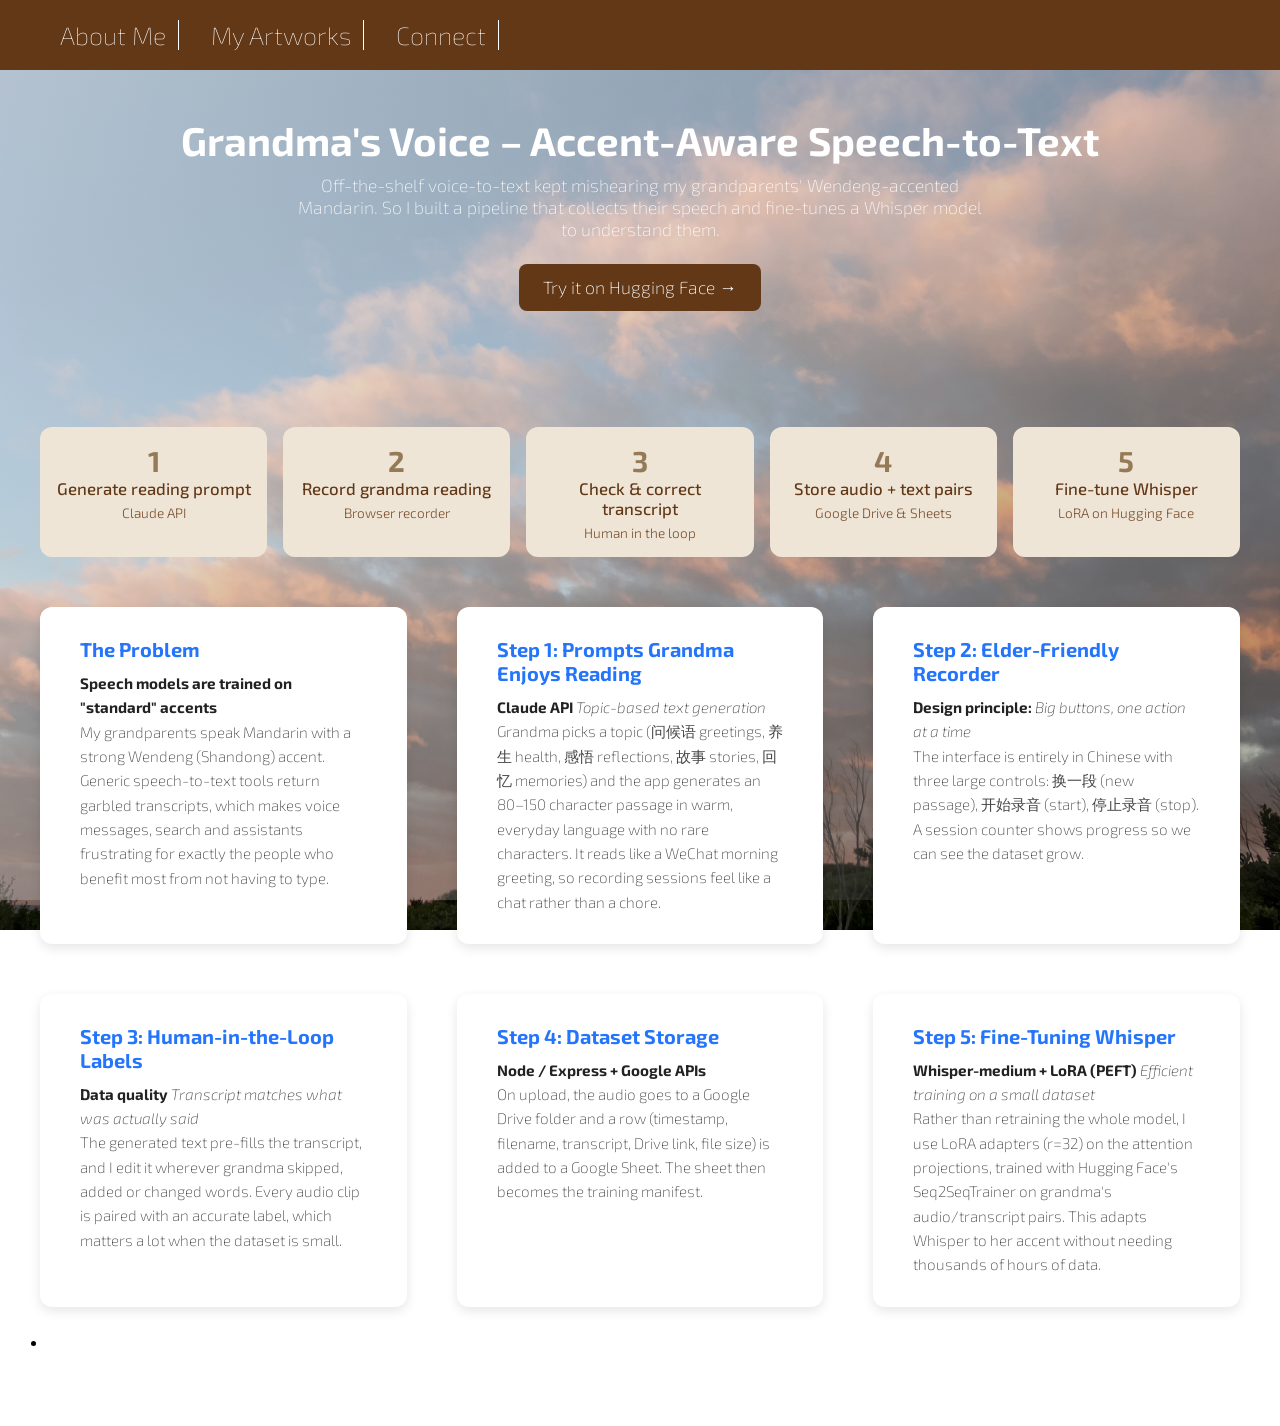
<file: accentPipeline_demo.html>
<!DOCTYPE html>
<html lang="en">
<head>
    <meta charset="UTF-8">
    <meta name="viewport" content="width=device-width, initial-scale=1.0">
    <title>Grandma's Voice – Accent-Aware Speech-to-Text</title>
    <link rel="stylesheet" href="Resources/css/therapact.css">
    <link rel="preconnect" href="https://fonts.googleapis.com">
    <link rel="preconnect" href="https://fonts.gstatic.com" crossorigin>
    <link href="https://fonts.googleapis.com/css2?family=Exo+2:ital,wght@0,100..900;1,100..900&display=swap" rel="stylesheet">
</head>
<body>

    <!-- Navigation Bar -->
    <div class="navbar_container">
        <ul class="navbar">
            <li class="aboutme_navbar"><a href="index.html#aboutme">About Me</a></li>
            <li class="subheadings"><a href="index.html#artworks">My Artworks</a></li>
            <li class="Connect"><a href="index.html" class="connect-trigger">Connect</a></li>
        </ul>
    </div>

    <!-- Header -->
    <header id="therapact_header">
        <h1>Grandma's Voice – Accent-Aware Speech-to-Text</h1>
        <p class="subtitle">Off-the-shelf voice-to-text kept mishearing my grandparents' Wendeng-accented Mandarin. So I built a pipeline that collects their speech and fine-tunes a Whisper model to understand them.</p>
        <!-- TODO: replace href with the Hugging Face Space / model URL -->
        <p class="cta-row"><a href="https://huggingface.co/" target="_blank" rel="noopener noreferrer" class="cta-button">Try it on Hugging Face →</a></p>
    </header>

    <!-- Pipeline overview -->
    <section id="pipeline">
        <ol class="pipeline-steps">
            <li><span class="step-num">1</span>Generate reading prompt<small>Claude API</small></li>
            <li><span class="step-num">2</span>Record grandma reading<small>Browser recorder</small></li>
            <li><span class="step-num">3</span>Check &amp; correct transcript<small>Human in the loop</small></li>
            <li><span class="step-num">4</span>Store audio + text pairs<small>Google Drive &amp; Sheets</small></li>
            <li><span class="step-num">5</span>Fine-tune Whisper<small>LoRA on Hugging Face</small></li>
        </ol>
    </section>

    <!-- Demo Content -->
    <section id="ux-demo">
        <div class="demo-container">

            <div class="demo-card">
                <div class="demo-description">
                    <h3>The Problem</h3>
                    <p><strong>Speech models are trained on "standard" accents</strong><br>
                    My grandparents speak Mandarin with a strong Wendeng (Shandong) accent. Generic speech-to-text tools return garbled transcripts, which makes voice messages, search and assistants frustrating for exactly the people who benefit most from not having to type.</p>
                </div>
            </div>

            <div class="demo-card">
                <div class="demo-description">
                    <h3>Step 1: Prompts Grandma Enjoys Reading</h3>
                    <p><strong>Claude API</strong> <em>Topic-based text generation</em><br>
                    Grandma picks a topic (问候语 greetings, 养生 health, 感悟 reflections, 故事 stories, 回忆 memories) and the app generates an 80–150 character passage in warm, everyday language with no rare characters. It reads like a WeChat morning greeting, so recording sessions feel like a chat rather than a chore.</p>
                </div>
            </div>

            <div class="demo-card">
                <div class="demo-description">
                    <h3>Step 2: Elder-Friendly Recorder</h3>
                    <p><strong>Design principle:</strong> <em>Big buttons, one action at a time</em><br>
                    The interface is entirely in Chinese with three large controls: 换一段 (new passage), 开始录音 (start), 停止录音 (stop). A session counter shows progress so we can see the dataset grow.</p>
                </div>
            </div>

            <div class="demo-card">
                <div class="demo-description">
                    <h3>Step 3: Human-in-the-Loop Labels</h3>
                    <p><strong>Data quality</strong> <em>Transcript matches what was actually said</em><br>
                    The generated text pre-fills the transcript, and I edit it wherever grandma skipped, added or changed words. Every audio clip is paired with an accurate label, which matters a lot when the dataset is small.</p>
                </div>
            </div>

            <div class="demo-card">
                <div class="demo-description">
                    <h3>Step 4: Dataset Storage</h3>
                    <p><strong>Node / Express + Google APIs</strong><br>
                    On upload, the audio goes to a Google Drive folder and a row (timestamp, filename, transcript, Drive link, file size) is added to a Google Sheet. The sheet then becomes the training manifest.</p>
                </div>
            </div>

            <div class="demo-card">
                <div class="demo-description">
                    <h3>Step 5: Fine-Tuning Whisper</h3>
                    <p><strong>Whisper-medium + LoRA (PEFT)</strong> <em>Efficient training on a small dataset</em><br>
                    Rather than retraining the whole model, I use LoRA adapters (r=32) on the attention projections, trained with Hugging Face's Seq2SeqTrainer on grandma's audio/transcript pairs. This adapts Whisper to her accent without needing thousands of hours of data.</p>
                </div>
            </div>

        </div>
    </section>

    <!-- Footer -->
    <footer class="footer-nav_container">
        <nav class="footer-nav">
            <ul>
                <li><a href="index.html" class="connect-trigger">← Back to Portfolio</a></li>
            </ul>
        </nav>
    </footer>

</body>
</html>
</file>
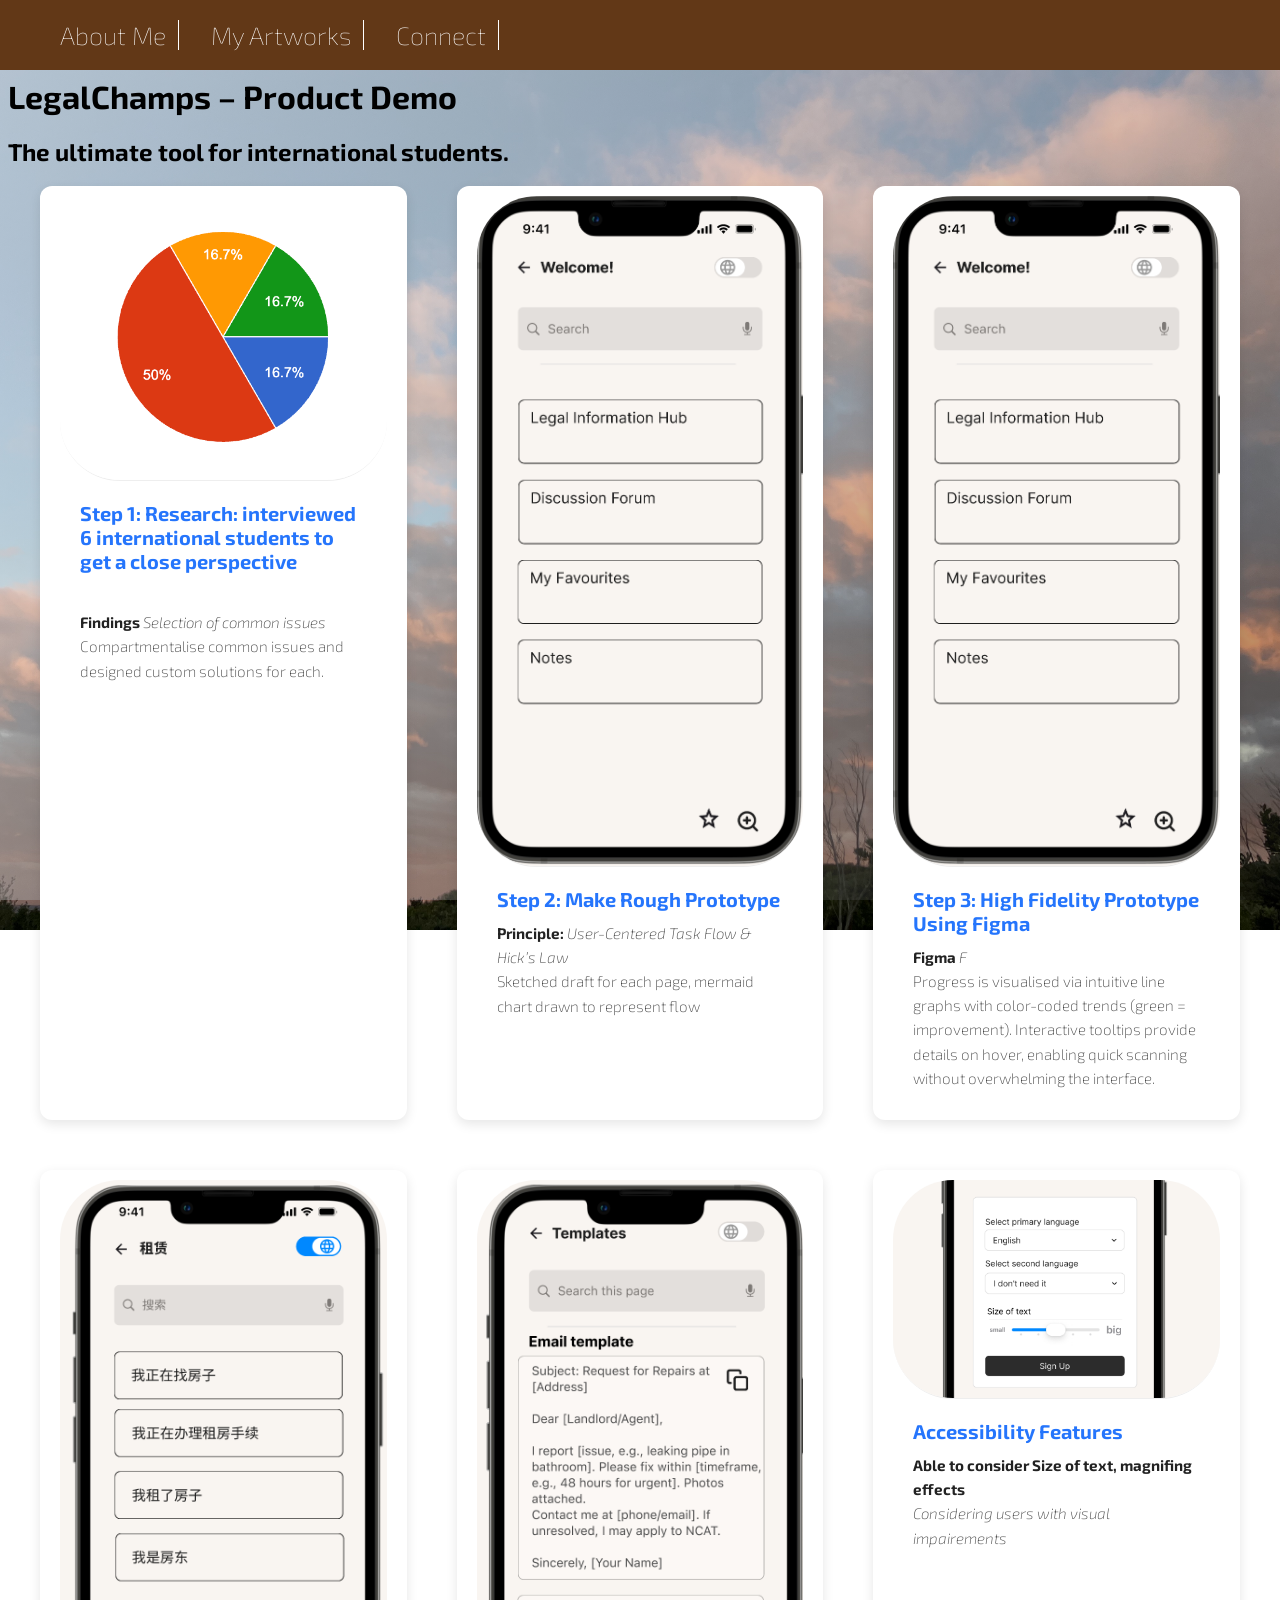
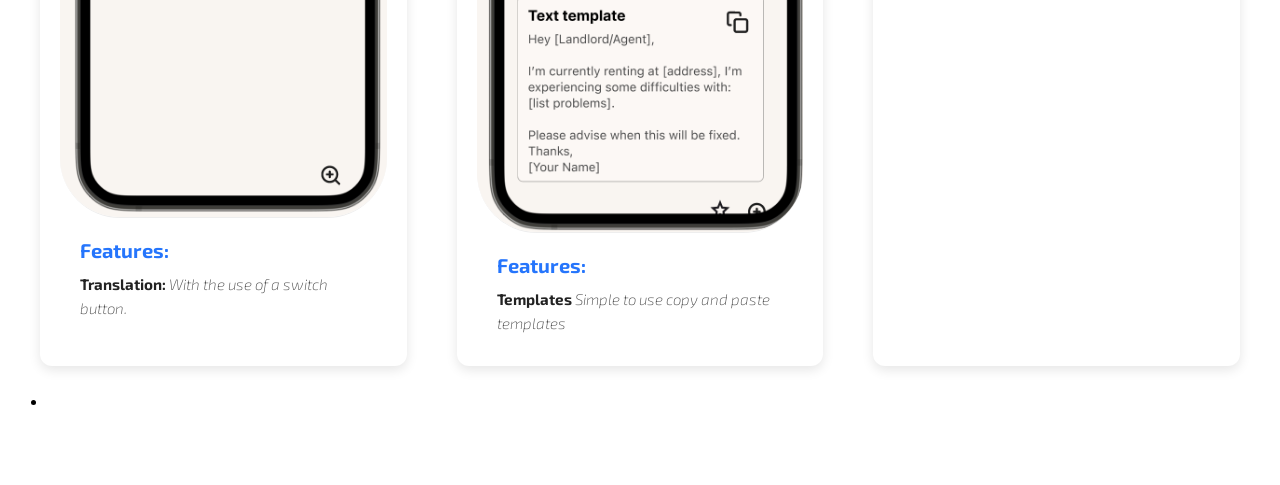
<file: legalChamps_demo.html>
<!DOCTYPE html>
<html lang="en">
<head>
    <meta charset="UTF-8">
    <meta name="viewport" content="width=device-width, initial-scale=1.0">
    <title>LegalChamps – UX/UI Demo</title>
    <link rel="stylesheet" href="Resources/css/therapact.css">
    <link rel="preconnect" href="https://fonts.googleapis.com">
    <link rel="preconnect" href="https://fonts.gstatic.com" crossorigin>
    <link href="https://fonts.googleapis.com/css2?family=Exo+2:ital,wght@0,100..900;1,100..900&display=swap" rel="stylesheet">
</head>
<body>

    <!-- Navigation Bar -->
    <div class="navbar_container">
        <ul class="navbar">
            <li class="aboutme_navbar"><a href="index.html#aboutme">About Me</a></li>
            <li class="subheadings"><a href="index.html#artworks">My Artworks</a></li>
            <li class="Connect"><a href="index.html" class="connect-trigger">Connect</a></li>
        </ul>
    </div>

    <!-- Header -->
    <header id="legal_champs_header">
        <h1>LegalChamps – Product Demo</h1>
        <h2> The ultimate tool for international students.</h2>
    </header>

    <!-- Demo Content -->
    <section id="ux-demo">
        <div class="demo-container">

            <!-- Card 1: Homepage -->
            <div class="demo-card">
                <img src="Resources/images/legalchamps_chart_.jpg" alt="TheraPact Homepage" class="demo-image">
                <div class="demo-description">
                    <h3>Step 1: Research: interviewed 6 international students to get a close perspective</h3>
                    <br>
                    <p><strong>Findings</strong> <em>Selection of common issues</em><br>
                      Compartmentalise common issues and designed custom solutions for each.</p>
                </div>
            </div>

            <!-- Card 2: Therapist Dashboard -->
            <div class="demo-card">
                <img src="Resources/images/legalchamps_homepage.jpg" alt="Therapist Dashboard" class="demo-image">
                <div class="demo-description">
                    <h3>Step 2: Make Rough Prototype </h3>
                    <p><strong>Principle:</strong> <em>User-Centered Task Flow & Hick’s Law</em><br>
                    Sketched draft for each page, mermaid chart drawn to represent flow</p>
                </div>
            </div>

            <!-- Card 3: Therapist Progress View -->
            <div class="demo-card">
                <img src="Resources/images/legalchamps_homepage.jpg" alt="Therapist Progress Tracking" class="demo-image">
                <div class="demo-description">
                    <h3>Step 3: High Fidelity Prototype Using Figma</h3>
                    <p><strong>Figma </strong> <em>F</em><br>
                    Progress is visualised via intuitive line graphs with color-coded trends (green = improvement). Interactive tooltips provide details on hover, enabling quick scanning without overwhelming the interface.</p>
                </div>
            </div>

            <!-- Card 4: Add New Goal -->
            <div class="demo-card">
                <img src="Resources/images/legal_champs_translate.jpg" alt="Add New Goal Interface" class="demo-image">
                <div class="demo-description">
                    <h3>Features:</h3>
                    <p><strong>Translation: </strong> <em> With the use of a switch button.</em><br></p>
                </div>
            </div>

            <!-- Card 5: Client Homepage -->
            <div class="demo-card">
                <img src="Resources/images/legal_champs_hover.jpg" alt="Client Homepage" class="demo-image">
                <div class="demo-description">
                    <h3>Features:</h3>
                    <p><strong>Templates</strong> <em>Simple to use copy and paste templates</em><br>
                    </p>
                </div>
            </div>

            <!-- Card 6: Task Completion -->
            <div class="demo-card">
                <img src="Resources/images/legalchamps_size_of_text.jpg" alt="Task Completion Screen" class="demo-image">
                <div class="demo-description">
                    <h3>Accessibility Features</h3>
                    <p><strong>Able to consider Size of text, magnifing effects</strong> <br><em>Considering users with visual impairements</em><br></p>
                </div>
            </div>

        </div>
    </section>

    <!-- Footer (Optional) -->
    <footer class="footer-nav_container">
        <nav class="footer-nav">
            <ul>
                <li><a href="index.html" class="connect-trigger">← Back to Portfolio</a></li>
            </ul>
        </nav>
    </footer>

</body>
</html>
</file>
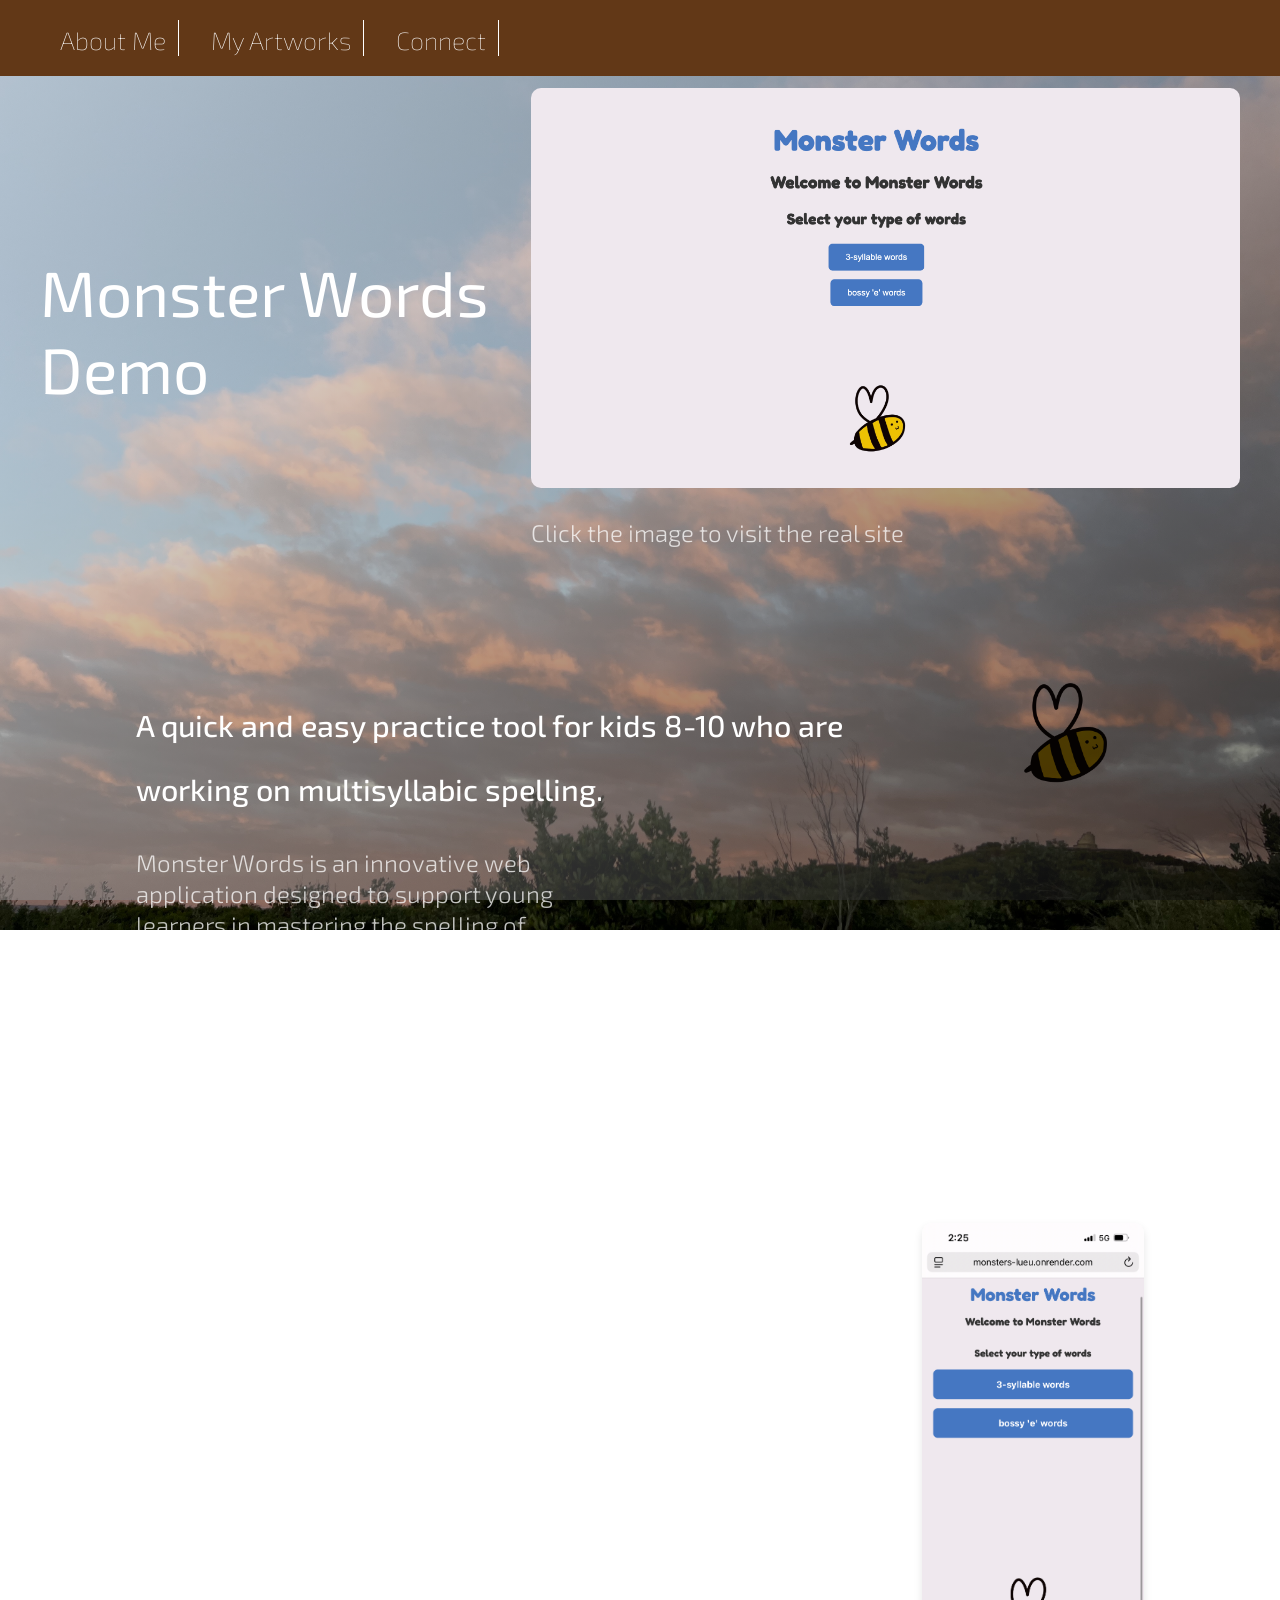
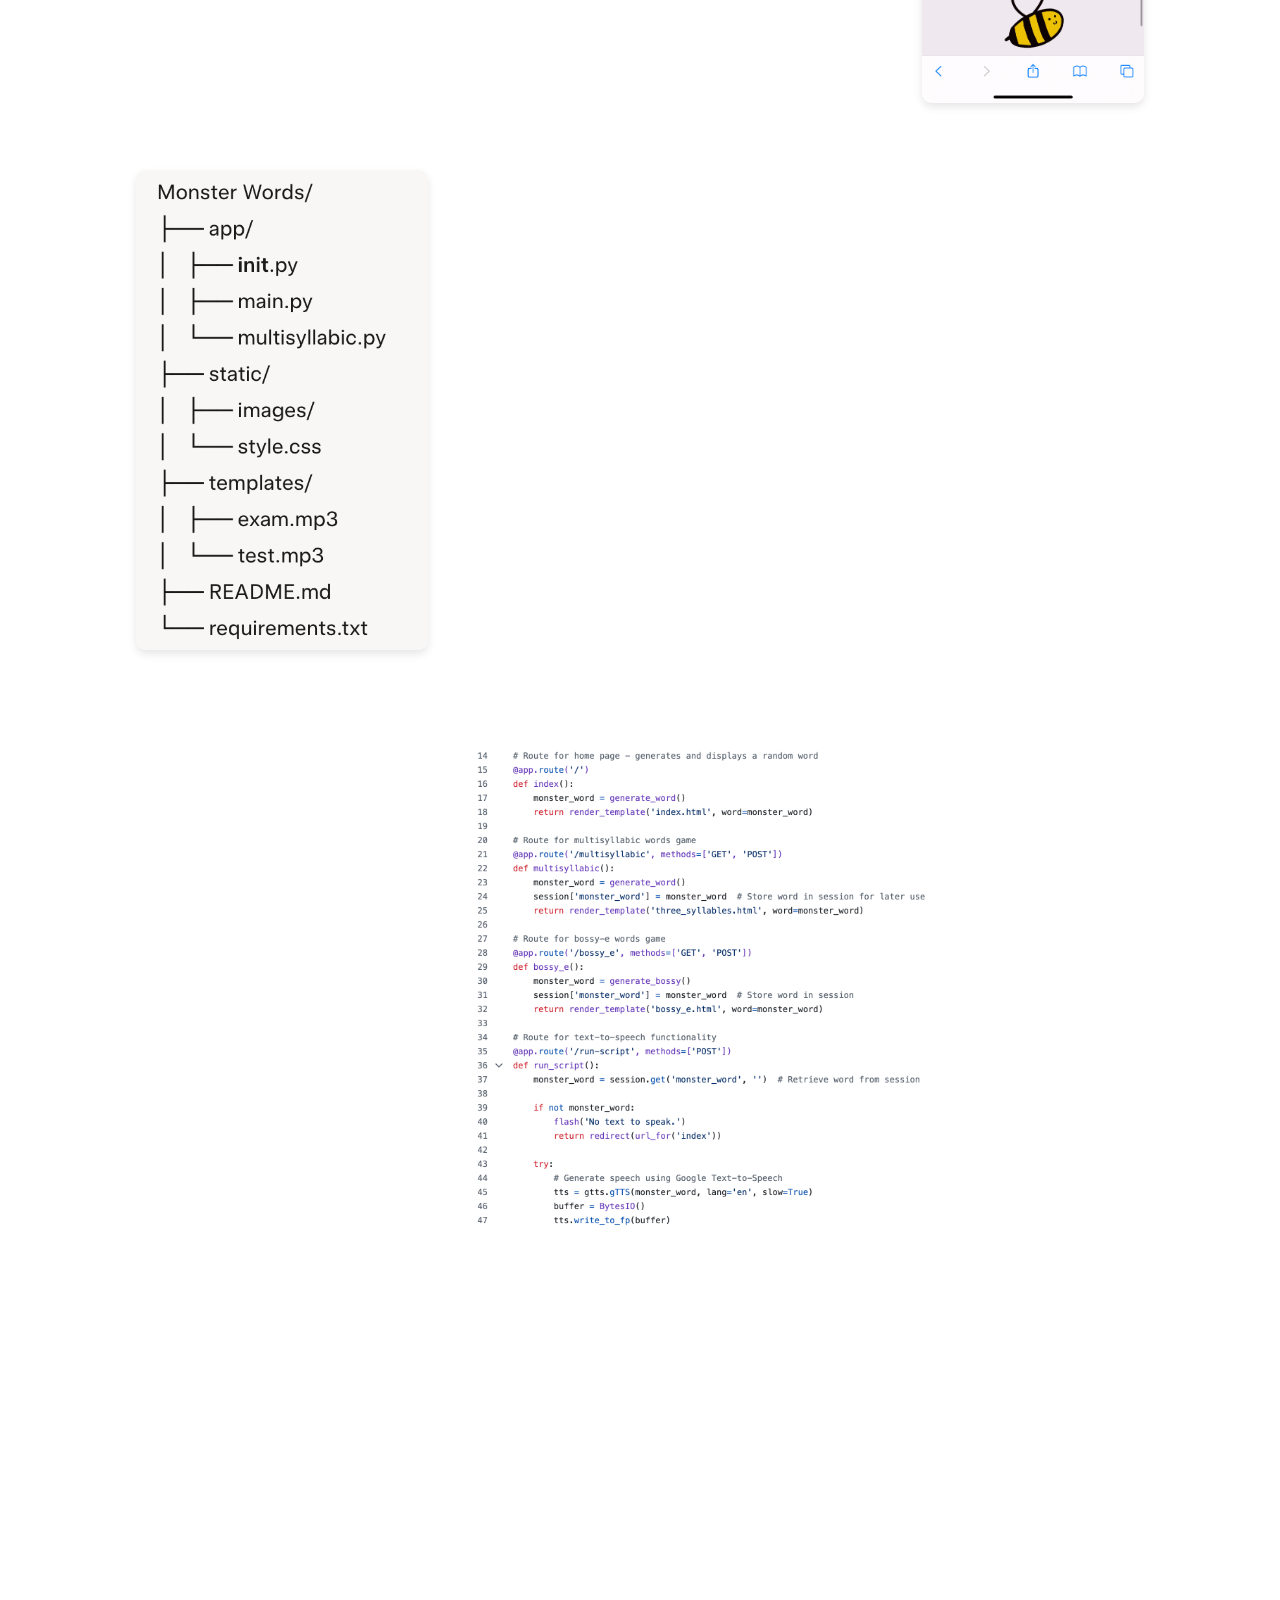
<file: monsters_demo.html>
<!DOCTYPE html>
<html>
<head>
    <title>Monster Words</title>
    <link rel="stylesheet" href="Resources/css/monsters.css">
    <link rel="images" href="Resources/images/">
    <link rel="preconnect" href="https://fonts.googleapis.com">
    <link rel="preconnect" href="https://fonts.gstatic.com" crossorigin>
    <link href="https://fonts.googleapis.com/css2?family=Exo+2:ital,wght@0,100..900;1,100..900&display=swap" rel="stylesheet">
</head>
<body>

    <!-- This is the Navigation Bar -->
    <div class="navbar_container">
        <ul class="navbar">
            <li class="aboutme_navbar"><a href="#aboutme">About Me</a></li>
            <li class="subheadings"><a href="#artworks">My Artworks</a></li>
            <li class="Connect"><a href="#" class="connect-trigger">Connect</a></li>
            
        </ul>
    </div>

    <!-- This is the Header -->
    <header id="monster_header">
            <h1>Monster Words Demo</h1> 
            <div class="image" id="monster_words_web_index">
                <a href="https://monsters-lueu.onrender.com/" target="_blank" rel="noopener noreferrer">
                    <img src="Resources/images/monster_words_web_index.jpg" alt="pink screen with selections of types of words" height="350">
                </a>
                <p>Click the image to visit the real site</p>
            </div>
    
    </header>
    <div class="image-text-section" id="monster_purpose_container">
        <div class="text-content">
            <h2 class="monster_about">A quick and easy practice tool for kids 8-10 who are working on multisyllabic spelling.</h2>
            <p id="general_monster_description">Monster Words is an innovative web application designed to support young learners in mastering the spelling 
            of multisyllabic words through an engaging and interactive platform. 
            By integrating text-to-speech technology, the application provides auditory reinforcement, 
            enabling children to hear words pronounced clearly, which enhances their spelling practice and phonetic understanding.</p>
        </div>
        <div id="bee" class="image">
            <img src="Resources/images/beeTwo.jpg" alt="cute bee">
        </div>
    </div>

    <!-- iPhone Section -->
    <div id="monster_phone_container">
        <div class="text-content">
            <h2 id="monster_phone_description">iPhone Display</h2>
            <p>Monster Words is a Python/Flask app using Google Cloud Text-to-Speech (with budget-limited quality) to generate audio for multisyllabic words. 
            It's responsive, child-friendly front-end (HTML/CSS) ensures accessibility across devices. 
            Deployed on Render for scalability, it serves educators, parents, and students efficiently.</p>
        </div>
        <div class="image" id="monster_phone">
            <img src="Resources/images/monster_words_phone.jpg" alt="App on iPhone">
        </div>
    </div>

    <!-- File Organization Section -->
    <div id="file_org">
        <div class="image" id="fil_org_screenshot">
            <img src="Resources/images/file_organisation.jpg" alt="File structure">
        </div>
        <div class="text-content">
            <h2 id="file_org_description">File Organisation System</h2>
            <p>The file organisation of the "Monster Words" project is structured with clarity and efficiency, facilitating ease of navigation and maintenance. 
            The repository is divided into key directories: app/ houses Python scripts including __init__.py, main.py, and multisyllabic.py for the Flask application logic;
             static/ contains images/ and style.css for interface assets; and templates/ stores audio files exam.mp3 and test.mp3 for text-to-speech output. 
             Supporting files README.md and requirements.txt reside at the root level, providing documentation and dependency details. 
             Unnecessary files such as __pycache__ and .DS_Store are excluded, ensuring a concise and focused structure.</p>
        </div>
    </div>
    <div class="image-text-section right-image" id="main_py">
        <div class="image" id="main_py_screenshot""><img src="Resources/images/main_py.jpg" alt="screenshot of main python file" height="400rem" ></div>
        <div class="text-content">
        <h2>Main Python File</h2>
            <p>The code for "Monster Words" is developed with a focus on readability and maintainability, featuring clear and concise comments to guide other developers. 
            Each significant function or block is annotated to explain its purpose, with emphasis on the "why" behind critical decisions, such as optimisation choices or API integration logic. </p>
        </div>
        </div>
</body>
</html>
</file>
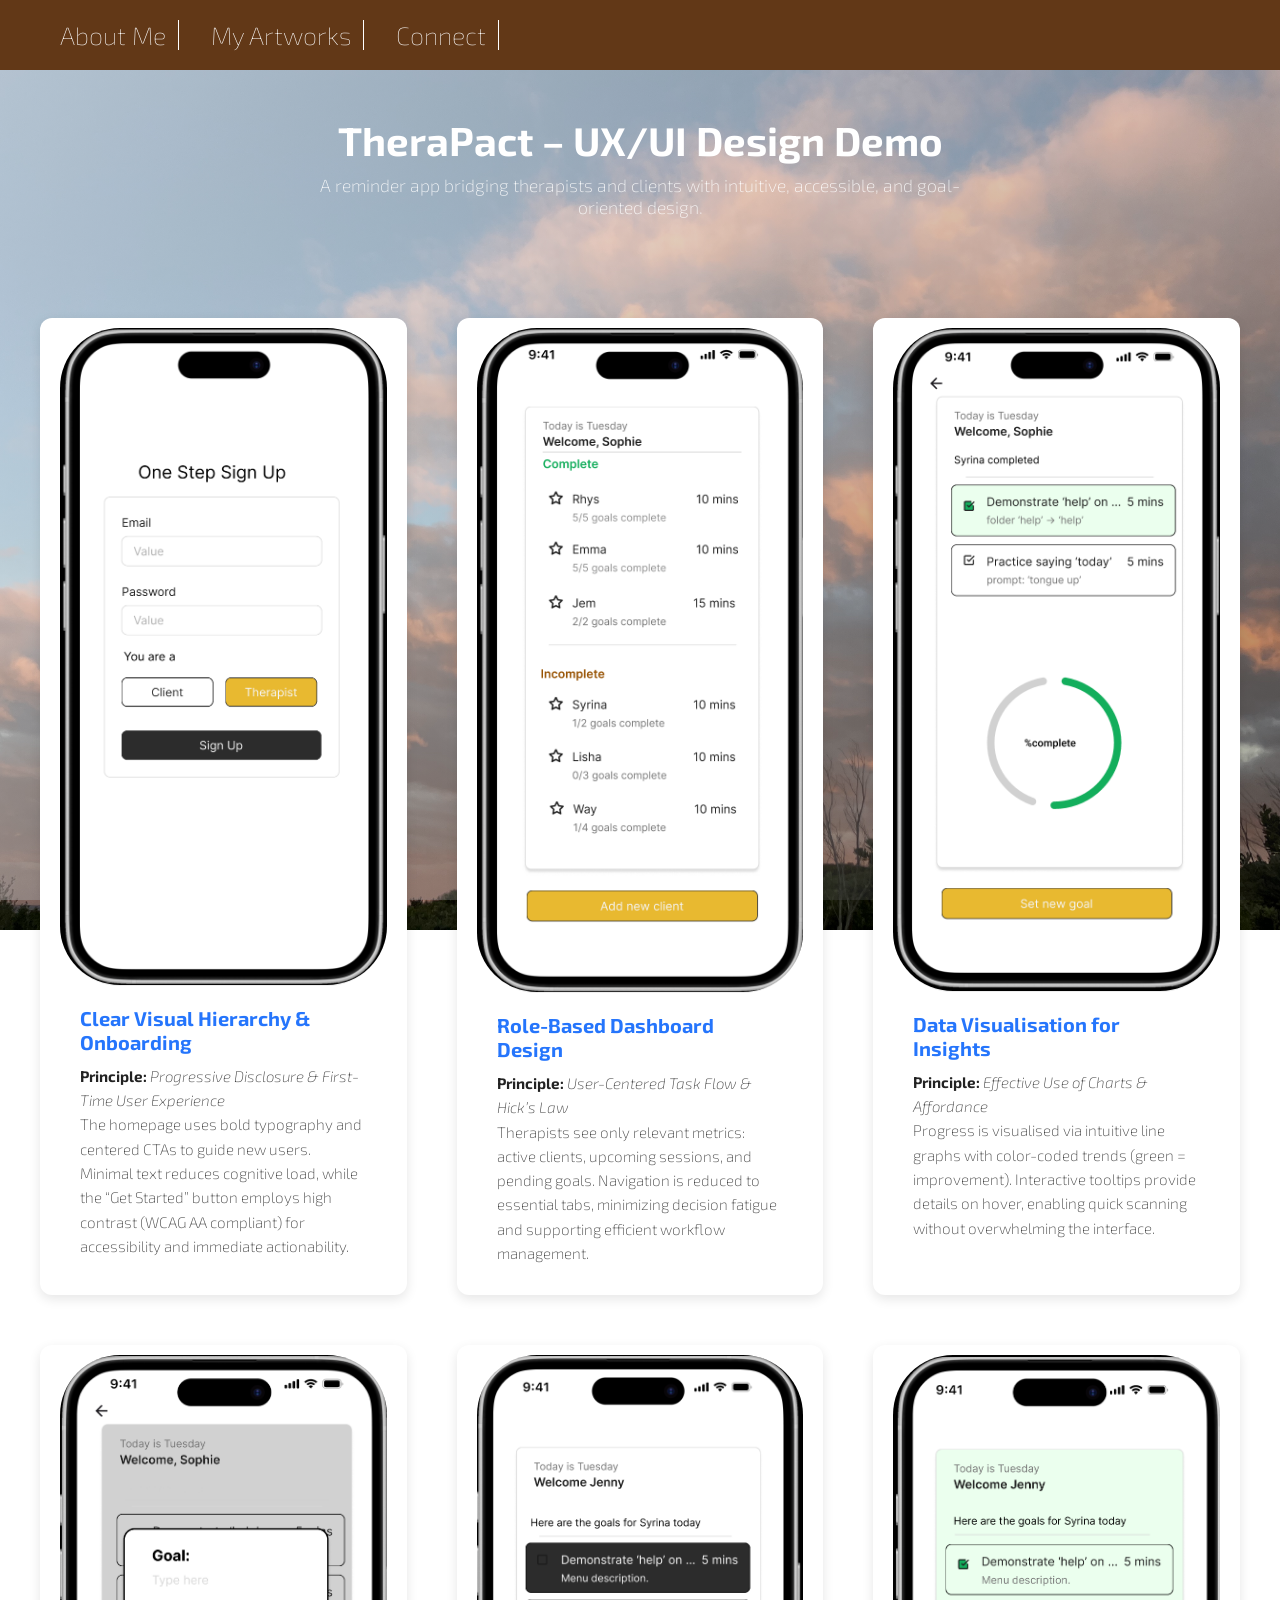
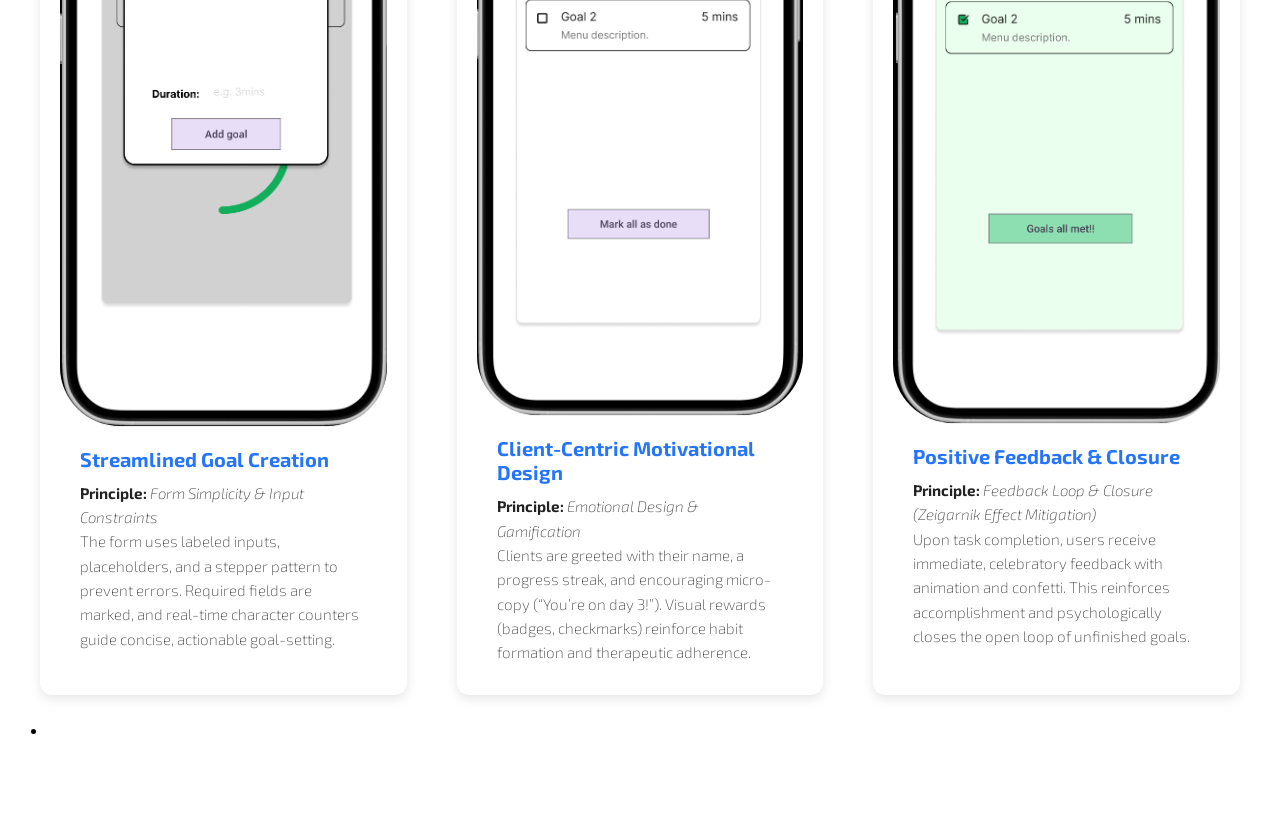
<file: theraPact_demo.html>
<!DOCTYPE html>
<html lang="en">
<head>
    <meta charset="UTF-8">
    <meta name="viewport" content="width=device-width, initial-scale=1.0">
    <title>TheraPact – UX/UI Demo</title>
    <link rel="stylesheet" href="Resources/css/therapact.css">
    <link rel="preconnect" href="https://fonts.googleapis.com">
    <link rel="preconnect" href="https://fonts.gstatic.com" crossorigin>
    <link href="https://fonts.googleapis.com/css2?family=Exo+2:ital,wght@0,100..900;1,100..900&display=swap" rel="stylesheet">
</head>
<body>

    <!-- Navigation Bar -->
    <div class="navbar_container">
        <ul class="navbar">
            <li class="aboutme_navbar"><a href="index.html#aboutme">About Me</a></li>
            <li class="subheadings"><a href="index.html#artworks">My Artworks</a></li>
            <li class="Connect"><a href="index.html" class="connect-trigger">Connect</a></li>
        </ul>
    </div>

    <!-- Header -->
    <header id="therapact_header">
        <h1>TheraPact – UX/UI Design Demo</h1>
        <p class="subtitle">A reminder app bridging therapists and clients with intuitive, accessible, and goal-oriented design.</p>
    </header>

    <!-- Demo Content -->
    <section id="ux-demo">
        <div class="demo-container">

            <!-- Card 1: Homepage -->
            <div class="demo-card">
                <img src="Resources/images/therapact_homepage.jpg.png" alt="TheraPact Homepage" class="demo-image">
                <div class="demo-description">
                    <h3>Clear Visual Hierarchy & Onboarding</h3>
                    <p><strong>Principle:</strong> <em>Progressive Disclosure & First-Time User Experience</em><br>
                    The homepage uses bold typography and centered CTAs to guide new users. Minimal text reduces cognitive load, while the “Get Started” button employs high contrast (WCAG AA compliant) for accessibility and immediate actionability.</p>
                </div>
            </div>

            <!-- Card 2: Therapist Dashboard -->
            <div class="demo-card">
                <img src="Resources/images/theraPact_therapist_dashboard.png" alt="Therapist Dashboard" class="demo-image">
                <div class="demo-description">
                    <h3>Role-Based Dashboard Design</h3>
                    <p><strong>Principle:</strong> <em>User-Centered Task Flow & Hick’s Law</em><br>
                    Therapists see only relevant metrics: active clients, upcoming sessions, and pending goals. Navigation is reduced to essential tabs, minimizing decision fatigue and supporting efficient workflow management.</p>
                </div>
            </div>

            <!-- Card 3: Therapist Progress View -->
            <div class="demo-card">
                <img src="Resources/images/therapist_progress.png" alt="Therapist Progress Tracking" class="demo-image">
                <div class="demo-description">
                    <h3>Data Visualisation for Insights</h3>
                    <p><strong>Principle:</strong> <em>Effective Use of Charts & Affordance</em><br>
                    Progress is visualised via intuitive line graphs with color-coded trends (green = improvement). Interactive tooltips provide details on hover, enabling quick scanning without overwhelming the interface.</p>
                </div>
            </div>

            <!-- Card 4: Add New Goal -->
            <div class="demo-card">
                <img src="Resources/images/theraPact_add_new_goal.png" alt="Add New Goal Interface" class="demo-image">
                <div class="demo-description">
                    <h3>Streamlined Goal Creation</h3>
                    <p><strong>Principle:</strong> <em>Form Simplicity & Input Constraints</em><br>
                    The form uses labeled inputs, placeholders, and a stepper pattern to prevent errors. Required fields are marked, and real-time character counters guide concise, actionable goal-setting.</p>
                </div>
            </div>

            <!-- Card 5: Client Homepage -->
            <div class="demo-card">
                <img src="Resources/images/client_homepage.png" alt="Client Homepage" class="demo-image">
                <div class="demo-description">
                    <h3>Client-Centric Motivational Design</h3>
                    <p><strong>Principle:</strong> <em>Emotional Design & Gamification</em><br>
                    Clients are greeted with their name, a progress streak, and encouraging micro-copy (“You’re on day 3!”). Visual rewards (badges, checkmarks) reinforce habit formation and therapeutic adherence.</p>
                </div>
            </div>

            <!-- Card 6: Task Completion -->
            <div class="demo-card">
                <img src="Resources/images/all_done.png" alt="Task Completion Screen" class="demo-image">
                <div class="demo-description">
                    <h3>Positive Feedback & Closure</h3>
                    <p><strong>Principle:</strong> <em>Feedback Loop & Closure (Zeigarnik Effect Mitigation)</em><br>
                    Upon task completion, users receive immediate, celebratory feedback with animation and confetti. This reinforces accomplishment and psychologically closes the open loop of unfinished goals.</p>
                </div>
            </div>

        </div>
    </section>

    <!-- Footer (Optional) -->
    <footer class="footer-nav_container">
        <nav class="footer-nav">
            <ul>
                <li><a href="index.html" class="connect-trigger">← Back to Portfolio</a></li>
            </ul>
        </nav>
    </footer>

</body>
</html>
</file>
<file: Resources/css/therapact.css>
/* Reset and Base Styles */
html {
    font-family: "Exo 2", sans-serif;
    font-size: 16px;
    font-weight: 200;
    width: 100%;
}

body {
    background-image: linear-gradient(to bottom right, rgba(255, 255, 255, 0.6), rgba(0, 0, 0, 0.3)), url('../images/sky.jpeg');  
    background-size: cover;
    background-repeat: no-repeat;
    background-position: center;
    background-attachment: fixed;
    padding-top: 3rem;
    padding-bottom: 3rem;
    min-height: 100vh;
    position: relative;
    overflow-x: hidden;
}

img {
    width: auto;
    border-radius: 60px;
}
a {
    text-decoration: none !important;
    color: #FFF;
    font-size: 25px;
    text-transform: rgb(186, 83, 20);
}
/* Navigation */
.navbar_container {
    position: fixed;
    width: 100%;
    background-color: #623817;
    padding: 20px 20px; /* Increased horizontal padding for more space */
    top: 0;
    left: 0;
    right: 0;
    z-index: 100;
    overflow-x: auto;
}

.navbar {
    display: flex;
    justify-content: flex-start;
    /* flexisational: wrap; */
    margin: 0;
    padding: 2;
}

.navbar li {
    display: inline-block;
    list-style: none;
    font-size: 25px;
}

.subheadings, .aboutme_navbar, .Connect {
    font-size: 30px;
    font-weight: 100;
    margin-right: 2rem; 
    padding-right: 0.75rem; 
    border-right: 1px solid #FFF;
}

.connect-trigger {
    display: inline-block;
}

#therapact_header {
    text-align: center;
    padding: 60px 20px;
    /* background: linear-gradient(135deg, #6a11cb 0%, #2575fc 100%); */
    color: white;
    margin-bottom: 40px;
}

#therapact_header h1 {
    font-size: 2.5rem;
    margin: 0 0 10px;
    font-weight: 700;
}

.subtitle {
    font-size: 1.1rem;
    opacity: 0.9;
    max-width: 700px;
    margin: 0 auto;
}

.demo-container {
    display: grid;
    grid-template-columns: repeat(auto-fit, minmax(320px, 1fr));
    gap: 50px;
    padding: 0 20px;
    max-width: 1200px;
    margin: 0 auto;
}

.demo-card {
    background: white;
    border-radius: 12px;
    overflow: hidden;
    padding: 10px 20px;
    box-shadow: 0 4px 12px rgba(0, 0, 0, 0.1);
    transition: transform 0.3s ease, box-shadow 0.3s ease;
}

.demo-card:hover {
    transform: translateY(-8px);
    box-shadow: 0 12px 24px rgba(0, 0, 0, 0.15);
}

.demo-image {
    width: 100%;
    height: auto;
    display: block;
    border-bottom: 1px solid #eee;
}

.demo-description {
    padding: 20px;
}

.demo-description h3 {
    margin: 0 0 10px;
    font-size: 1.25rem;
    color: #2575fc;
}

.demo-description p {
    font-size: 0.95rem;
    line-height: 1.6;
    color: #444;
    margin: 8px 0 0;
}

.demo-description strong {
    color: #222;
}

/* Responsive adjustments */
@media (max-width: 480px) {
    #therapact_header h1 { font-size: 2rem; }
    .demo-container { padding: 0 15px; }
}
/* Accent pipeline demo */
.cta-row {
    margin-top: 24px;
}

.cta-button {
    display: inline-block;
    background-color: #623817;
    color: #FFF;
    font-size: 1.1rem;
    padding: 12px 24px;
    border-radius: 8px;
    transition: background-color 0.3s ease;
}

.cta-button:hover {
    background-color: #7a5030;
}

.pipeline-steps {
    display: flex;
    flex-wrap: wrap;
    justify-content: center;
    gap: 16px;
    max-width: 1200px;
    margin: 0 auto 50px;
    padding: 0 20px;
}

.pipeline-steps li {
    list-style: none;
    flex: 1 1 160px;
    background: #eee5d6;
    color: #623817;
    border-radius: 12px;
    padding: 16px;
    text-align: center;
    font-size: 1.05rem;
    font-weight: 500;
}

.pipeline-steps small {
    display: block;
    margin-top: 6px;
    font-size: 0.85rem;
    font-weight: 300;
    color: #7a5030;
}

.step-num {
    display: block;
    font-size: 1.8rem;
    font-weight: 700;
    color: #947a57;
}
</file>
<file: Resources/css/monsters.css>
/* Reset and Base Styles */
html {
    font-family: "Exo 2", sans-serif;
    font-size: 16px;
    font-weight: 200;
    width: 100%;
}

body {
    background-image: linear-gradient(to bottom right, rgba(255, 255, 255, 0.6), rgba(0, 0, 0, 0.5)), url('../images/sky.jpeg');  
    background-size: cover;
    background-repeat: no-repeat;
    background-position: center;
    background-attachment: fixed;
    padding-top: 3rem;
    padding-bottom: 3rem;
    min-height: 100vh;
    position: relative;
    overflow-x: hidden;
}

img {
    width: auto;
    border-radius: 10px;
}

a {
    text-decoration: none;
    color: #FFF;
    font-size: 25px;
}

/* Typography */
h1, h2, h3, p {
    color: #FFF;
    font-family: "Exo 2", sans-serif;
    text-align: left;
}

h1 {
    font-size: 4rem;
    font-weight: normal;
    margin: 0;
}

h2 {
    font-size: 1.9rem;
    font-weight: 500;
    line-height: 4rem;
    margin: 2rem 2 1rem 4rem;
}

h3 {
    font-size: 1.5rem;
    font-style: oblique;
    margin: 0 0 14rem 14rem;
    width: 40%;
}

p {
    color: rgba(255, 255, 255, 0.745);
    line-height: 1.3em;
    font-size: 1.5rem;
    font-weight: 300;
    margin: 2 0 1rem 4rem;
    width: 70%;
}

/* Navigation */
.navbar_container {
    position: fixed;
    width: 100%;
    background-color: #623817;
    padding: 20px 20px; /* Increased horizontal padding for more space */
    top: 0;
    left: 0;
    right: 0;
    z-index: 100;
    overflow-x: auto;
}

.navbar {
    display: flex;
    justify-content: flex-start;
    /* flexisational: wrap; */
    margin: 0;
    padding: 2;
}

.navbar li {
    display: inline-block;
    list-style: none;
    font-size: 30px;
}

.subheadings, .aboutme_navbar, .Connect {
    font-size: 18px;
    font-weight: 100;
    margin-right: 2rem; /* Reduced further to minimize width */
    padding-right: 0.75rem; /* Reduced further to minimize width */
    border-right: 1px solid #FFF;
}

.connect-trigger {
    display: inline-block; /* Ensure consistent display behavior */
}

/* Layout Components */
.flex-container {
    display: flex;
    align-items: flex-start;
    gap: 2rem;
    margin: 4rem;
}

.flex-container img {
    height: auto;
    max-width: 100%;
}

/* Header */
#monster_header {
    display: flex;
    align-items: center;
    justify-content: space-around;
    gap: 2rem;
    padding: 2rem;
}

#monster_header h1 {
    padding: 0;
    width: auto;
}

#monster_words_web_index img {
    height: 400px;
    width: auto;
}

/* Image + Text Sections */
.image-text-section {
    display: flex;
    align-items: flex-start;
    gap: 2rem;
    margin: 4rem;
    padding: 0 4rem;
}

.image-text-section img {
    height: 30rem;
    width: auto;
    flex-shrink: 0;
}

.image-text-section .text-content {
    flex: 1;
}

.image-text-section.right-image {
    flex-direction: row-reverse;
}

/* Specific Sections */
#monster_purpose_container {
    display: flex;
    flex-wrap: wrap;
    gap: 2rem;
}

#general_monster_description {
    width: 60%;
    margin: 0;
}

#bee {
    order: 2;
    margin-left: auto;
    mix-blend-mode: multiply;
}

#bee img {
    height: 10rem;
}

/* Consistent Image + Text Sections */
/* Common styles for both containers */
#monster_phone_container,
#file_org {
    display: flex;
    align-items: flex-start;
    gap: 2rem;
    margin: 4rem;
    padding: 0 4rem;
}

/* RIGHT-aligned image section */
#monster_phone_container {
    flex-direction: row-reverse;
    /* Alternative if reverse isn't working: */
    /* justify-content: space-between; */
}

/* LEFT-aligned image section (default) */
#file_org {
    flex-direction: row; /* This is default, can be omitted */
}

/* Image sizing - add !important if needed to override other styles */
#monster_phone_container .image img,
#file_org .image img {
    height: 30rem !important;
    width: auto !important;
    border-radius: 10px;
    box-shadow: 0 4px 8px rgba(0,0,0,0.1);
}
/* Layout Components */
#monster_phone_container {
    display: flex;
    flex-direction: row; /* Image on the left, text on the right */
    align-items: flex-start; /* Align items to the top */
    gap: 2rem; /* Space between text and image */
    margin: 4rem;
    padding: 0 4rem;
}

.text-content {
    flex: 1; /* Allow text content to take available space */
}

#monster_phone img {
    height: 30rem;
    width: auto;
    border-radius: 10px;
    box-shadow: 0 4px 8px rgba(0,0,0,0.1);
    flex-shrink: 0; /* Prevent image from shrinking */
}

/* Remove redundant or conflicting rules */
#monster_phone_container p {
    margin: 0; /* Ensure no margins interfere */
    width: 100%; /* Ensure full width */
    color: rgba(255, 255, 255, 0.745);
    line-height: 1.5;
}
/* Image Styling */
#monster_phone,
#fil_org_screenshot {
    flex-shrink: 0;
    width: auto;
}

#monster_phone img,
#fil_org_screenshot img {
    height: 30rem; /* Consistent height */
    width: auto;
    border-radius: 10px;
    box-shadow: 0 4px 8px rgba(0,0,0,0.1);
}

/* Text Content */
#file_org_description {
    margin: 0 0 1rem 0;
    color: #FFF;
    font-size: 1.9rem;
}

#monster_phone_container p,
#file_org p {
    width: 100%;
    margin: 0 ;
    color: rgba(255, 255, 255, 0.745);
    line-height: 1.5;
}
</file>
